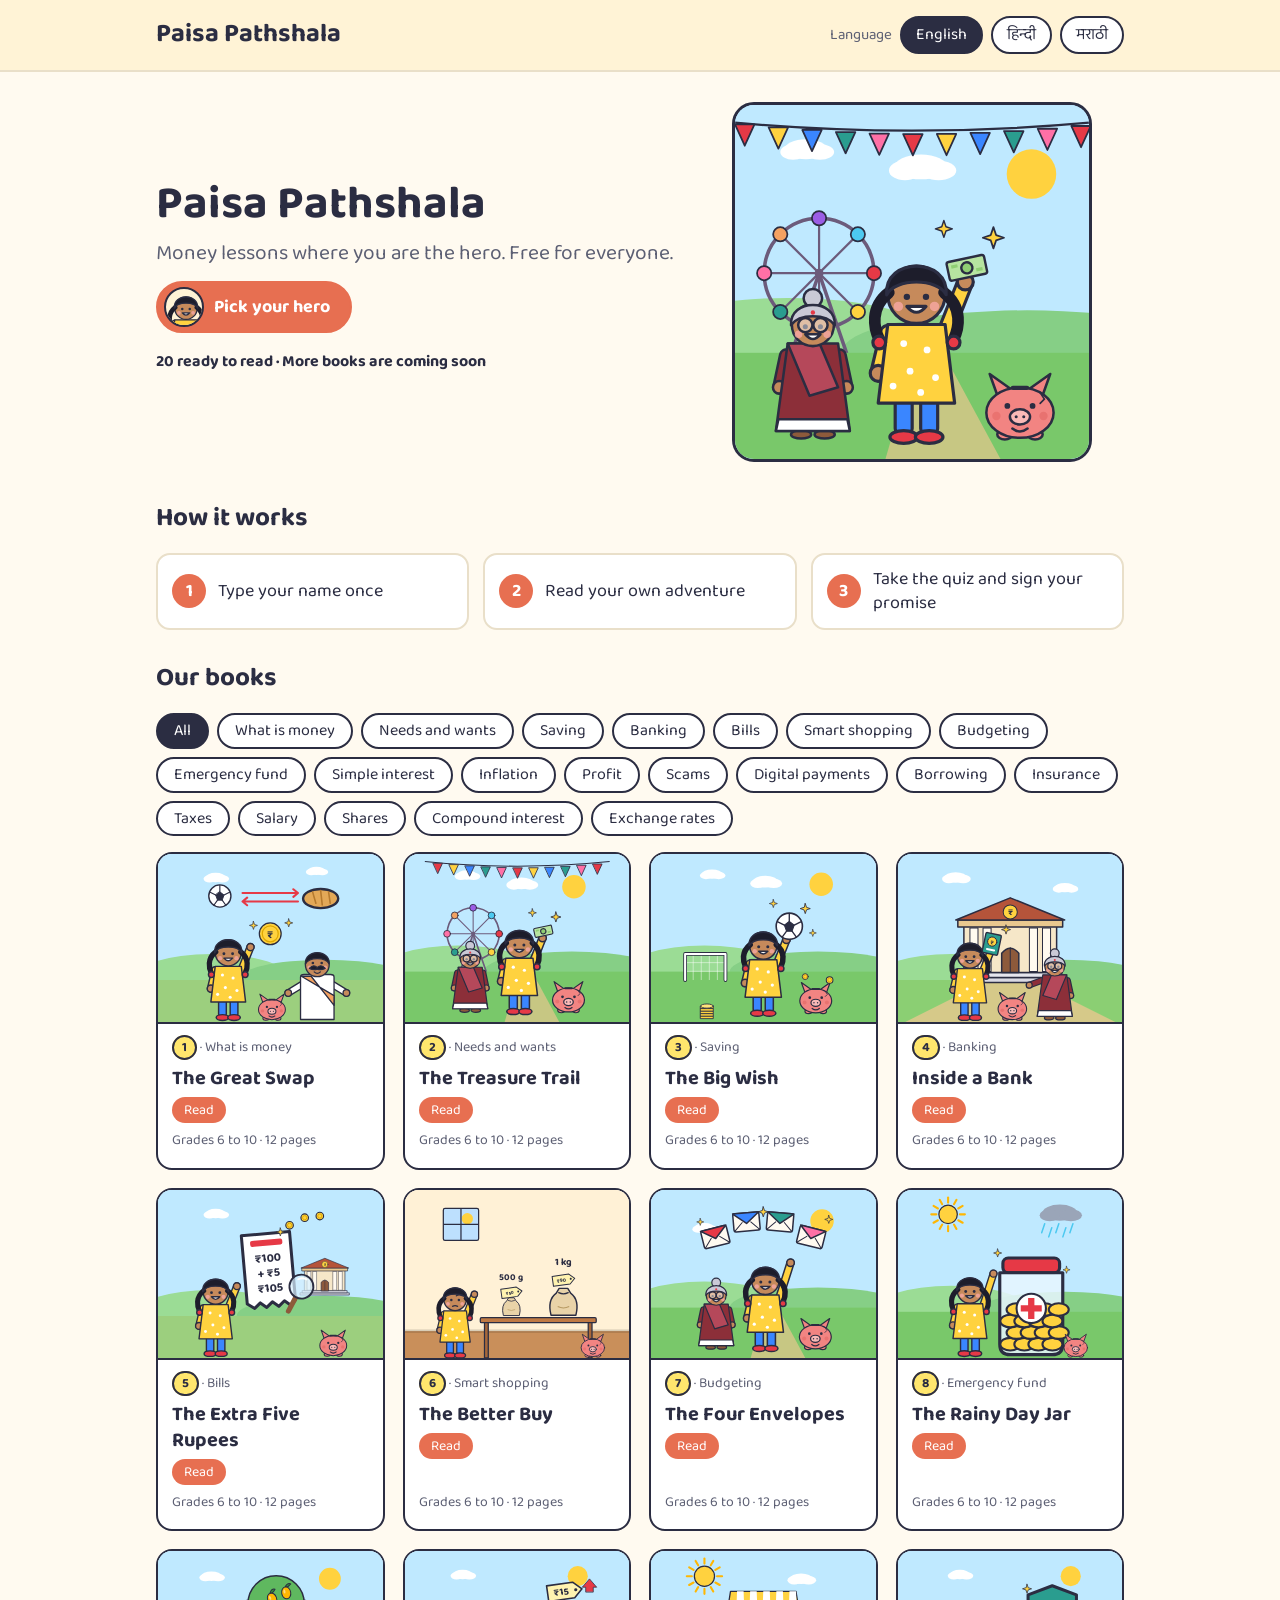
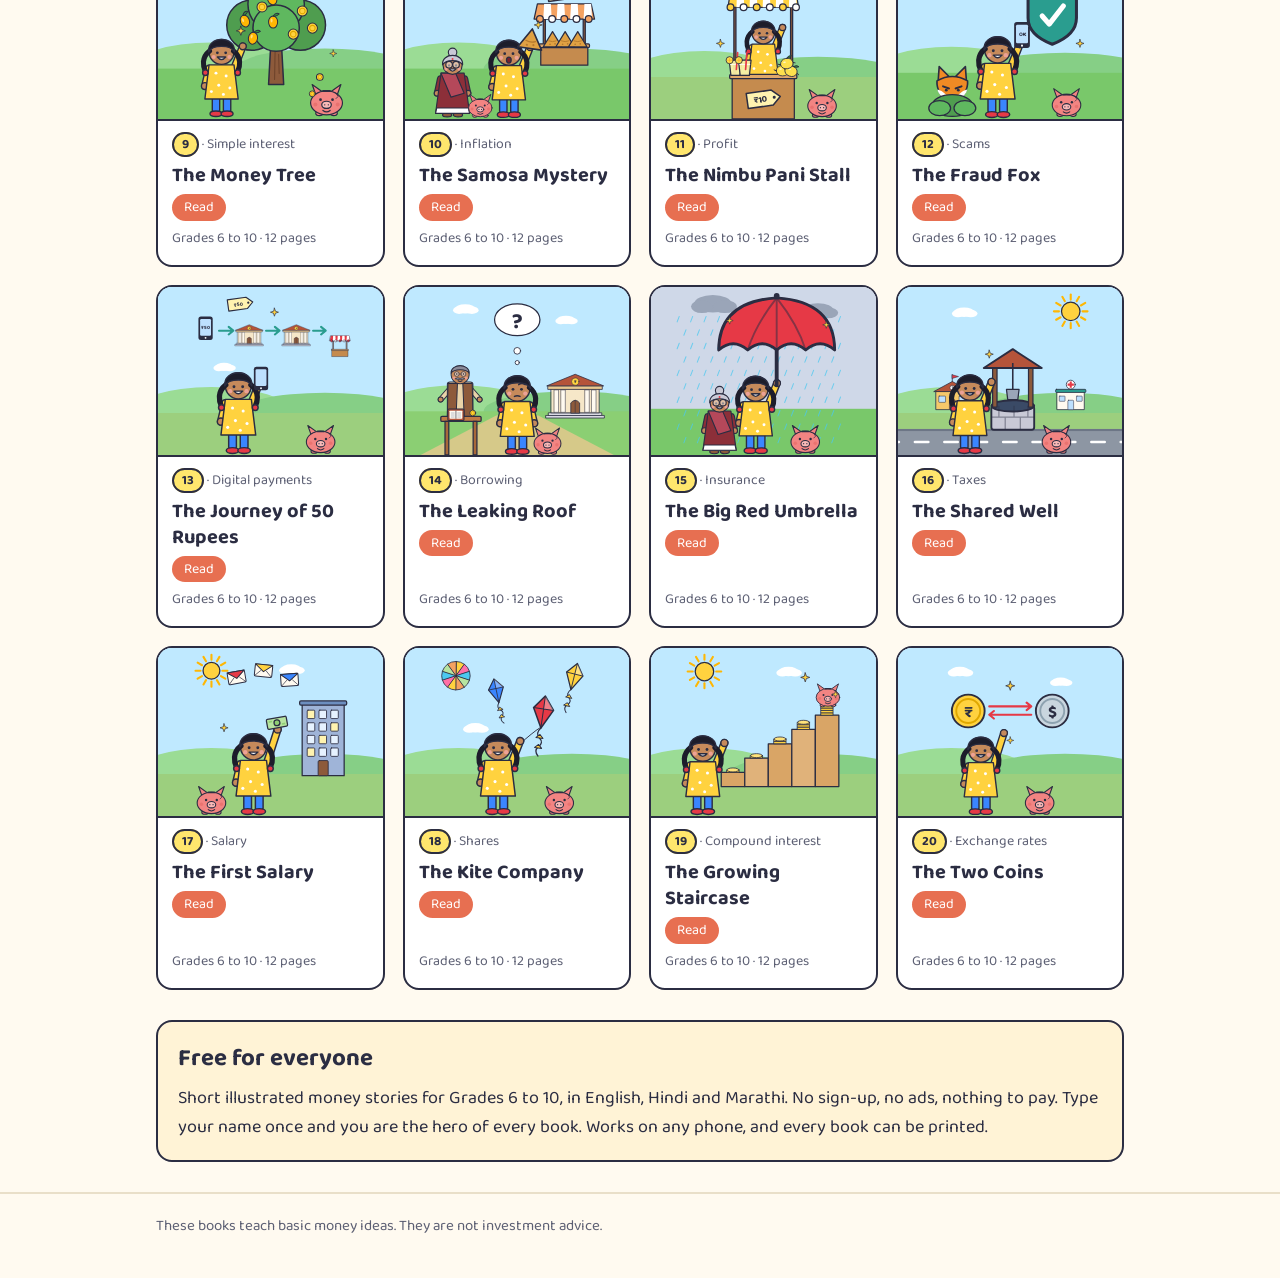
<file: index.html>
<!doctype html>
<html lang="en">
<head>
<meta charset="utf-8">
<meta name="viewport" content="width=device-width, initial-scale=1">
<title>Paisa Pathshala</title>
<meta name="description" content="Free money lessons as short illustrated story books in English, Hindi and Marathi. You are the hero of every story.">
<meta name="theme-color" content="#ffd166">
<meta property="og:type" content="website">
<meta property="og:site_name" content="Paisa Pathshala">
<meta property="og:title" content="Paisa Pathshala: money stories where you are the hero">
<meta property="og:description" content="Free illustrated money stories for Grades 6 to 10 in English, Hindi and Marathi.">
<meta property="og:image" content="https://vallouis.github.io/paisapathshala/og.png">
<meta name="twitter:card" content="summary_large_image">
<link rel="icon" href="icon.svg" type="image/svg+xml">
<link rel="apple-touch-icon" href="icon-192.png">
<link rel="manifest" href="manifest.webmanifest">
<link rel="preconnect" href="https://fonts.googleapis.com">
<link rel="stylesheet" href="https://fonts.googleapis.com/css2?family=Baloo+2:wght@400;700&family=Noto+Sans+Devanagari:wght@400;700&display=swap">
<link rel="stylesheet" href="style.css">
</head>
<body>
<header class="top" id="top"></header>
<main class="wrap">
  <section class="hero2">
    <div class="herotext">
      <h1 id="h1"></h1>
      <p id="tag"></p>
      <div id="herochip" class="chipwrap"></div>
      <p class="count" id="count"></p>
    </div>
    <div class="heroart" id="heroart" aria-hidden="true"></div>
  </section>

  <section class="how" aria-labelledby="how-t">
    <h2 class="section" id="how-t"></h2>
    <ol class="steps" id="steps"></ol>
  </section>

  <h2 class="section" id="lib"></h2>
  <div class="chips" id="chips"></div>
  <div class="grid" id="grid"></div>

  <section class="about">
    <h2 id="about-t"></h2>
    <p id="about-p"></p>
  </section>
</main>
<footer id="foot"></footer>
<script src="books.js"></script>
<script src="art.js"></script>
<script src="app.js"></script>
<script>
(function () {
  var lang = App.getLang();
  var t = UI[lang];
  App.chrome(lang);
  var $ = function (id) { return document.getElementById(id); };
  document.title = SITE.name[lang];
  $("h1").textContent = SITE.name[lang];
  $("tag").textContent = t.tagline;
  $("lib").textContent = t.library;
  $("how-t").textContent = t.howT;
  $("about-t").textContent = t.aboutT;
  $("about-p").textContent = t.aboutP;

  var ready = BOOKS.filter(function (b) { return b.status === "live"; }).length;
  $("count").textContent = t.ready.replace("{n}", ready) + " · " + t.moreSoon;

  $("steps").innerHTML = [t.s1, t.s2, t.s3].map(function (s, i) {
    return "<li><b>" + (i + 1) + "</b><span>" + App.esc(s) + "</span></li>";
  }).join("");

  var hero = App.readHero(lang);

  /* Hero picture: the first book's cover, with the reader's own look */
  function drawHeroArt() {
    var h = $("heroart");
    h.style.background = Art.sky("needs-vs-wants")[0];
    h.innerHTML = Art.scene(0, hero ? hero.g : "g", "needs-vs-wants");
  }

  /* Topic filter */
  var topics = [];
  BOOKS.forEach(function (b) { var k = b.topic[lang]; if (topics.indexOf(k) < 0) topics.push(k); });
  var current = "";
  function drawChips() {
    $("chips").innerHTML = [""].concat(topics).map(function (k) {
      return '<button type="button" data-k="' + App.esc(k) + '" aria-pressed="' + (k === current) + '">' + App.esc(k || t.all) + "</button>";
    }).join("");
    document.querySelectorAll("#chips button").forEach(function (b) {
      b.addEventListener("click", function () { current = b.getAttribute("data-k"); drawChips(); drawGrid(); });
    });
  }

  /* Cards show the reader's own name in the title and their own look on the cover */
  function drawGrid() {
    $("grid").innerHTML = BOOKS.filter(function (b) { return !current || b.topic[lang] === current; }).map(function (b) {
      var live = b.status === "live";
      var plain = (b.cardTitle && b.cardTitle[lang]) || b.title[lang].replace("{name}", "").trim();
      var title = live && hero ? App.tpl(b.title[lang], hero) : plain;
      var thumb = live
        ? '<div class="thumb art" style="background:' + Art.sky(b.slug)[0] + '" aria-hidden="true">' + Art.scene(0, hero ? hero.g : "g", b.slug) + "</div>"
        : '<div class="thumb" style="background:' + b.color + '" aria-hidden="true">✏️</div>';
      var inner = thumb +
        '<div class="body"><span class="tag"><b class="num">' + (BOOKS.indexOf(b) + 1) + "</b> · " + App.esc(b.topic[lang]) + "</span>" +
        '<span class="name">' + App.esc(title) + "</span>" +
        (live ? '<span class="pill">' + App.esc(t.read) + "</span>" : '<span class="pill grey">' + App.esc(t.soon) + "</span>") +
        '<span class="meta">' + App.esc(t.level) + " · " + App.esc(t.pages) + "</span></div>";
      return live
        ? '<a class="card" href="book.html?b=' + b.slug + "&lang=" + lang + '">' + inner + "</a>"
        : '<div class="card soon">' + inner + "</div>";
    }).join("");
  }

  App.heroChip($("herochip"), lang, function (h) { hero = h; drawHeroArt(); drawGrid(); });
  drawHeroArt(); drawChips(); drawGrid();
})();
</script>
</body>
</html>
</file>
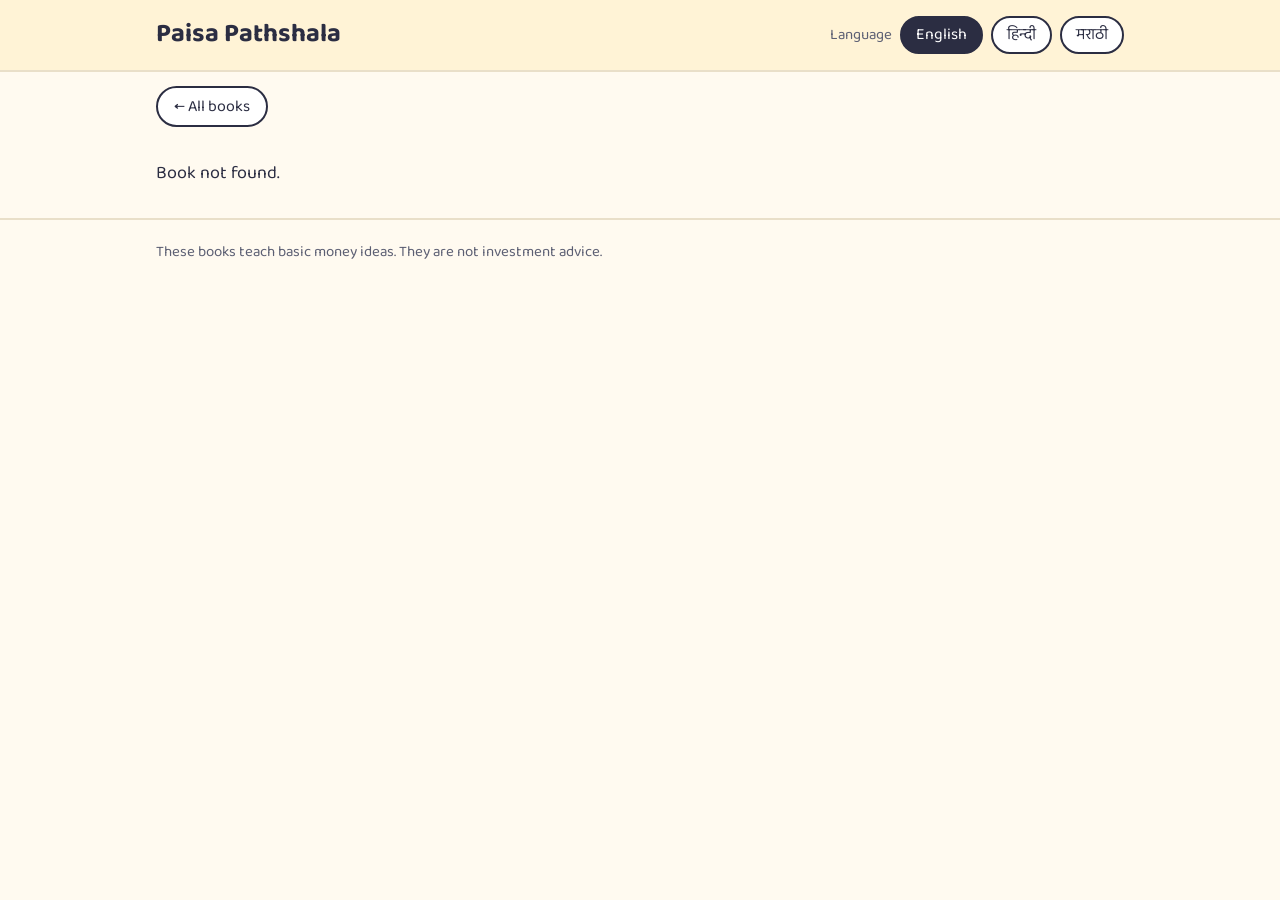
<file: book.html>
<!doctype html>
<html lang="en">
<head>
<meta charset="utf-8">
<meta name="viewport" content="width=device-width, initial-scale=1">
<title>Book</title>
<meta name="theme-color" content="#ffd166">
<meta property="og:type" content="website">
<meta property="og:site_name" content="Paisa Pathshala">
<meta property="og:title" content="A money story where you are the hero">
<meta property="og:description" content="Free illustrated money stories for Grades 6 to 10 in English, Hindi and Marathi.">
<meta property="og:image" content="https://vallouis.github.io/paisapathshala/og.png">
<meta name="twitter:card" content="summary_large_image">
<link rel="icon" href="icon.svg" type="image/svg+xml">
<link rel="apple-touch-icon" href="icon-192.png">
<link rel="manifest" href="manifest.webmanifest">
<link rel="preconnect" href="https://fonts.googleapis.com">
<link rel="stylesheet" href="https://fonts.googleapis.com/css2?family=Baloo+2:wght@400;700&family=Noto+Sans+Devanagari:wght@400;700&display=swap">
<link rel="stylesheet" href="style.css">
</head>
<body>
<header class="top" id="top"></header>
<main class="wrap">
  <div class="bookbar">
    <a class="btn" id="back" href="index.html"></a>
    <div class="btns">
      <span id="herochip"></span>
      <button type="button" class="btn" id="print" hidden></button>
      <a class="btn primary" id="wa" target="_blank" rel="noopener"></a>
    </div>
  </div>

  <section class="pg setup" id="setup" hidden>
    <h1 id="s-title"></h1>
    <p id="s-sub"></p>
    <div id="s-form"></div>
  </section>

  <div id="book"></div>
</main>
<footer id="foot"></footer>
<script src="books.js"></script>
<script src="art.js"></script>
<script src="app.js"></script>
<script>
(function () {
  var lang = App.getLang();
  var t = UI[lang];
  App.chrome(lang);
  var esc = App.esc;

  var qs = new URLSearchParams(location.search);
  var slug = qs.get("b");
  var book = null;
  BOOKS.forEach(function (b) { if (b.slug === slug && b.status === "live") book = b; });

  var $ = function (id) { return document.getElementById(id); };
  $("back").textContent = "← " + t.back;
  $("back").href = "index.html?lang=" + lang;

  if (!book) {
    $("book").innerHTML = "<p>" + esc(t.notfound) + "</p>";
    $("wa").hidden = true;
    return;
  }

  /* The share link carries no name, so a friend can enter their own. */
  var shareUrl = location.origin + location.pathname + "?b=" + book.slug + "&lang=" + lang;
  if (location.protocol === "file:") shareUrl = location.href.split("?")[0] + "?b=" + book.slug + "&lang=" + lang;
  $("wa").textContent = t.share;
  $("wa").href = "https://wa.me/?text=" + encodeURIComponent(((book.cardTitle && book.cardTitle[lang]) || book.title[lang].replace("{name}", "").trim()) + " " + shareUrl);
  $("print").textContent = t.print;
  $("print").addEventListener("click", function () { window.print(); });

  /* The hero comes from the saved choice (asked once, used by every book).
     A link can also carry ?n=Name&g=b or g to override it for one visit. */
  var hero = App.readHero(lang);
  if (qs.get("n") && (qs.get("g") === "b" || qs.get("g") === "g")) hero = { name: qs.get("n"), g: qs.get("g") };
  function tpl(s) { return App.tpl(s, hero); }
  function forgetLinkName() {
    if (!qs.get("n")) return;
    var u = new URL(location.href); u.searchParams.delete("n"); u.searchParams.delete("g");
    history.replaceState(null, "", u.toString()); qs = new URLSearchParams(location.search);
  }
  var SKY = Art.sky(book.slug);

  /* ---------- First visit only: pick a name and a look ---------- */
  function showSetup() {
    $("book").innerHTML = "";
    $("print").hidden = true;
    $("herochip").innerHTML = "";
    $("setup").hidden = false;
    document.title = (book.cardTitle ? book.cardTitle[lang] : "") + " | " + SITE.name[lang];
    $("s-title").textContent = t.heroTitle;
    $("s-sub").textContent = t.heroSub;
    var input = App.heroForm($("s-form"), lang, null, function (h) { hero = h; forgetLinkName(); showBook(); });
    input.focus();
  }

  /* ---------- The book ---------- */
  function trail(i) {
    var stops = book.stops[lang];
    return '<ol class="trail" aria-label="' + esc(t.trail) + '">' + stops.map(function (s, k) {
      return '<li class="' + (k < i ? "done" : k === i ? "now" : "") + '"><i></i><span>' + esc(s) + "</span></li>";
    }).join("") + "</ol>";
  }

  function art(n) {
    var a = document.createElement("section");
    a.className = "pg art";
    a.style.background = SKY[n];
    a.setAttribute("role", "img");
    a.setAttribute("aria-label", n ? book.scenes[n - 1] : tpl(book.title[lang]));
    a.innerHTML = Art.scene(n, hero.g, book.slug);
    return a;
  }

  function showBook() {
    $("setup").hidden = true;
    $("print").hidden = false;
    App.heroChip($("herochip"), lang, function (h) { hero = h; forgetLinkName(); showBook(); });
    var title = tpl(book.title[lang]);
    document.title = title + " | " + SITE.name[lang];
    var root = $("book");
    root.innerHTML = "";

    /* Page 1: cover, personalised */
    var cover = document.createElement("section");
    cover.className = "pg cover";
    cover.style.background = book.color;
    cover.innerHTML = '<p class="starring">' + esc(t.starring) + ": " + esc(hero.name) + "</p><h1>" + esc(title) + '</h1><p class="sub">' + esc(book.subtitle[lang]) + '</p><div class="coverart"></div><span class="pn">1</span>';
    cover.querySelector(".coverart").style.background = SKY[0];
    cover.querySelector(".coverart").innerHTML = Art.scene(0, hero.g, book.slug);
    root.appendChild(cover);

    /* Pages 2 to 9: four story spreads (text page, then picture page) */
    book.story[lang].forEach(function (text, i) {
      var s = document.createElement("div");
      s.className = "spread";
      var tp = document.createElement("section");
      tp.className = "pg text";
      tp.innerHTML = trail(i) + "<p>" + esc(tpl(text)) + '</p><span class="pn">' + (2 + i * 2) + "</span>";
      var ap = art(i + 1);
      var pn = document.createElement("span");
      pn.className = "pn"; pn.textContent = String(3 + i * 2);
      ap.appendChild(pn);
      s.appendChild(tp); s.appendChild(ap);
      root.appendChild(s);
    });

    /* Pages 10 to 12: remember, quizzes, promise */
    var r = book.recap[lang];
    function mk(tag, cls, html) { var x = document.createElement(tag); if (cls) x.className = cls; if (html) x.innerHTML = html; return x; }

    function section(title) {
      var sec = mk("div", "qsec", '<h2>' + esc(title) + '</h2><span class="score no-print"></span>');
      sec.update = function () {
        var rows = sec.querySelectorAll("[data-row]"), ok = sec.querySelectorAll('[data-row][data-state="1"]');
        sec.querySelector(".score").textContent = t.score + ": " + ok.length + "/" + rows.length;
      };
      return sec;
    }

    /* A row with several buttons, one of them correct */
    function choiceRow(labelHtml, opts, ans) {
      var row = mk("div", "crow", '<div class="clabel">' + labelHtml + '</div><div class="copts"></div><span class="mark" aria-live="polite"></span>');
      row.setAttribute("data-row", "1");
      opts.forEach(function (o) {
        var bt = mk("button", "opt"); bt.type = "button"; bt.textContent = o.t;
        bt.addEventListener("click", function () {
          var good = o.k === ans;
          row.querySelectorAll(".opt").forEach(function (x) { x.classList.remove("ok", "bad"); });
          bt.classList.add(good ? "ok" : "bad");
          row.setAttribute("data-state", good ? "1" : "0");
          row.querySelector(".mark").textContent = good ? "✓ " + t.correct : "✗ " + t.tryagain;
          row.querySelector(".mark").className = "mark " + (good ? "good" : "no");
          row.parentNode.update && row.parentNode.update();
        });
        row.querySelector(".copts").appendChild(bt);
      });
      return row;
    }

    /* Page 10: remember + fill in the blanks */
    var p10 = mk("section", "pg recap");
    p10.appendChild(mk("h2", "", esc(t.remember)));
    p10.appendChild(mk("ul", "", r.remember.map(function (x) { return "<li>" + esc(tpl(x)) + "</li>"; }).join("")));
    var fs = section(t.fillT);
    fs.appendChild(mk("p", "bank", "<b>" + esc(t.bankT) + ":</b> " + r.fill.bank.map(function (w) { return "<span>" + esc(w) + "</span>"; }).join("")));
    r.fill.items.forEach(function (it) {
      var parts = tpl(it[0]).split("@@");
      var row = mk("div", "frow");
      row.setAttribute("data-row", "1");
      var sel = mk("select"); sel.setAttribute("aria-label", t.choose);
      sel.innerHTML = '<option value="">' + esc(t.choose) + "</option>" + r.fill.bank.map(function (w) { return '<option value="' + esc(w) + '">' + esc(w) + "</option>"; }).join("");
      var mark = mk("span", "mark");
      sel.addEventListener("change", function () {
        var good = sel.value === it[1];
        sel.className = sel.value ? (good ? "ok" : "bad") : "";
        row.setAttribute("data-state", good ? "1" : "0");
        mark.textContent = !sel.value ? "" : good ? "✓" : "✗ " + t.tryagain;
        mark.className = "mark " + (good ? "good" : "no");
        fs.update();
      });
      row.appendChild(mk("span", "", esc(parts[0])));
      row.appendChild(sel);
      row.appendChild(mk("span", "bl", "__________"));
      row.appendChild(mk("span", "", esc(parts[1] || "")));
      row.appendChild(mark);
      fs.appendChild(row);
    });
    p10.appendChild(fs); fs.update();
    p10.appendChild(mk("span", "pn", "10"));
    root.appendChild(p10);

    /* Page 11: sorting quiz + true or false */
    var p11 = mk("section", "pg recap");
    var sortOpts = r.sortOpts || [{ k: "need", t: t.need }, { k: "want", t: t.want }];
    var ss = section(r.sortTitle || t.sortT);
    r.sort.forEach(function (it) {
      ss.appendChild(choiceRow((it.icon ? Art.prop(it.icon) : "") + "<span>" + esc(tpl(it.label)) + "</span>", sortOpts, it.a));
    });
    p11.appendChild(ss); ss.update();
    var ts = section(t.tfT);
    r.tf.forEach(function (it) {
      ts.appendChild(choiceRow("<span>" + esc(tpl(it.q)) + "</span>", [{ k: "t", t: t.tru }, { k: "f", t: t.fls }], it.a ? "t" : "f"));
    });
    p11.appendChild(ts); ts.update();
    p11.appendChild(mk("span", "pn", "11"));
    root.appendChild(p11);

    /* Page 12: think it through + promise + answer key (key shows on paper only) */
    var p12 = mk("section", "pg recap");
    var hs = section(t.thinkT);
    r.think.forEach(function (it) {
      hs.appendChild(choiceRow("<span>" + esc(tpl(it.q)) + "</span>", it.opts.map(function (o, i) { return { k: i, t: tpl(o) }; }), it.a));
    });
    p12.appendChild(hs); hs.update();
    p12.appendChild(mk("div", "promise", "<h2>" + esc(t.promise) + "</h2><p>" + esc(tpl(r.promise)) + '</p><p class="sig">' + esc(t.sign) + ": ____________ &nbsp; " + esc(t.date) + ": ________</p>"));
    function optText(k) { var f = sortOpts.filter(function (o) { return o.k === k; })[0]; return f ? f.t : k; }
    var key = [
      t.fillT + ": " + r.fill.items.map(function (i) { return i[1]; }).join(", "),
      (r.sortTitle || t.sortT) + " " + r.sort.map(function (i) { return optText(i.a); }).join(", "),
      t.tfT + " " + r.tf.map(function (i) { return i.a ? t.tru : t.fls; }).join(", "),
      t.thinkT + ": " + r.think.map(function (i) { return tpl(i.opts[i.a]); }).join(", ")
    ];
    p12.appendChild(mk("p", "key", "<b>" + esc(t.answers) + "</b><br>" + key.map(esc).join("<br>")));
    p12.appendChild(mk("span", "pn", "12"));
    root.appendChild(p12);
    var live = BOOKS.filter(function (b) { return b.status === "live"; });
    var idx = live.indexOf(book), next = live.length > 1 ? live[(idx + 1) % live.length] : null;
    var end = mk("div", "endcap no-print");
    if (next) {
      var nt = App.tpl((next.cardTitle && next.cardTitle[lang]) || next.title[lang], hero);
      end.innerHTML = '<p class="nextline">' + esc(t.nextBook) + '</p><a class="btn primary big" href="book.html?b=' + next.slug + "&lang=" + lang + '">' + esc(nt) + " →</a>" +
        '<p><a class="btn" href="index.html?lang=' + lang + '">' + esc(t.more) + "</a></p>";
    } else {
      end.innerHTML = '<a class="btn primary big" href="index.html?lang=' + lang + '">' + esc(t.more) + "</a>";
    }
    root.appendChild(end);
    window.scrollTo(0, 0);
  }

  if (hero) showBook(); else showSetup();
})();
</script>
</body>
</html>
</file>
<file: style.css>
:root {
  --bg: #fffaf0;
  --ink: #2b2d42;
  --muted: #5c5f73;
  --card: #ffffff;
  --line: #e9dfc9;
  --accent: #e76f51;
  --accent-ink: #ffffff;
}

* { box-sizing: border-box; }

html { -webkit-text-size-adjust: 100%; }

body {
  margin: 0;
  background: var(--bg);
  color: var(--ink);
  font-family: "Baloo 2", "Noto Sans Devanagari", "Mukta", system-ui, -apple-system, "Segoe UI", Roboto, sans-serif;
  font-size: 18px;
  line-height: 1.6;
}

a { color: inherit; }

.wrap { max-width: 1000px; margin: 0 auto; padding: 0 16px; }

header.top { border-bottom: 2px solid var(--line); background: #fff3d6; }
header.top .wrap { display: flex; flex-wrap: wrap; align-items: center; justify-content: space-between; gap: 12px; padding-top: 14px; padding-bottom: 14px; }
.brand { font-size: 26px; font-weight: 700; text-decoration: none; }

.langs { display: flex; gap: 8px; align-items: center; flex-wrap: wrap; }
.langs span { font-size: 15px; color: var(--muted); }
.langs button {
  font: inherit; font-size: 16px;
  padding: 4px 14px; border-radius: 999px;
  border: 2px solid var(--ink); background: #fff; color: var(--ink);
  cursor: pointer;
}
.langs button[aria-pressed="true"] { background: var(--ink); color: #fff; }

.hero { padding: 36px 0 12px; }
.hero h1 { margin: 0 0 6px; font-size: 38px; line-height: 1.2; }
.hero p { margin: 0; color: var(--muted); font-size: 20px; }

h2.section { font-size: 26px; margin: 28px 0 14px; }

.grid { display: grid; grid-template-columns: repeat(auto-fill, minmax(220px, 1fr)); gap: 18px; padding-bottom: 20px; }

.card {
  display: flex; flex-direction: column;
  background: var(--card); border: 2px solid var(--ink); border-radius: 16px;
  text-decoration: none; overflow: hidden;
}
.card .thumb { height: 170px; display: flex; align-items: center; justify-content: center; border-bottom: 2px solid var(--ink); font-size: 44px; overflow: hidden; }
.card .thumb.art { padding: 0; display: block; }
.card .body { padding: 12px 14px 16px; display: flex; flex-direction: column; gap: 6px; flex: 1; }
.card .tag { font-size: 14px; color: var(--muted); }
.card .tag .num { color: var(--ink); background: #ffe66d; border: 2px solid var(--ink); border-radius: 999px; padding: 0 8px; font-size: 13px; }
.card .name { font-size: 20px; font-weight: 700; line-height: 1.3; }
.card .meta { font-size: 14px; color: var(--muted); margin-top: auto; }
.card.soon { opacity: 0.75; border-style: dashed; }
.pill { display: inline-block; align-self: flex-start; padding: 2px 12px; border-radius: 999px; font-size: 14px; background: var(--accent); color: var(--accent-ink); }
.pill.grey { background: #d9d4c7; color: var(--ink); }

footer { border-top: 2px solid var(--line); margin-top: 30px; padding: 20px 0 40px; color: var(--muted); font-size: 15px; }


/* Home page refinements */
.hero2 { display: grid; grid-template-columns: 1.1fr 0.9fr; gap: 24px; align-items: center; padding: 30px 0 8px; }
.hero2 h1 { margin: 0 0 8px; font-size: 46px; line-height: 1.1; }
.hero2 p { margin: 0 0 10px; font-size: 21px; color: var(--muted); }
.hero2 .count { font-size: 16px; font-weight: 700; color: var(--ink); }
.heroart { aspect-ratio: 1 / 1; max-width: 360px; width: 100%; justify-self: center; border: 3px solid var(--ink); border-radius: 22px; overflow: hidden; }
.how { margin-top: 6px; }
.steps { list-style: none; padding: 0; margin: 0 0 6px; display: grid; grid-template-columns: repeat(3, 1fr); gap: 14px; }
.steps li { display: flex; align-items: center; gap: 12px; padding: 12px 14px; background: #fff; border: 2px solid var(--line); border-radius: 14px; font-size: 18px; line-height: 1.35; }
.steps b { flex: none; width: 34px; height: 34px; border-radius: 50%; background: var(--accent); color: #fff; display: flex; align-items: center; justify-content: center; }
.chips { display: flex; flex-wrap: wrap; gap: 8px; margin: 0 0 16px; }
.chips button { font: inherit; font-size: 16px; padding: 3px 16px; border-radius: 999px; border: 2px solid var(--ink); background: #fff; color: var(--ink); cursor: pointer; }
.chips button[aria-pressed="true"] { background: var(--ink); color: #fff; }
.about { margin: 10px 0 0; padding: 18px 20px; background: #fff3d6; border: 2px solid var(--ink); border-radius: 16px; }
.about h2 { margin: 0 0 6px; font-size: 24px; }
.about p { margin: 0; font-size: 18px; }
.endcap { text-align: center; padding: 6px 0 24px; }
.card:focus-visible, .btn:focus-visible, button:focus-visible, select:focus-visible, input:focus-visible { outline: 4px solid #3a86ff; outline-offset: 2px; }
.card { transition: none; }
@media (max-width: 700px) {
  .hero2 { grid-template-columns: 1fr; }
  .hero2 h1 { font-size: 36px; }
  .heroart { max-width: 300px; }
  .steps { grid-template-columns: 1fr; }
}

/* Book reader */
.bookbar { display: flex; flex-wrap: wrap; gap: 10px; align-items: center; justify-content: space-between; padding: 14px 0; }
.btn {
  font: inherit; font-size: 16px; text-decoration: none; cursor: pointer;
  padding: 6px 16px; border-radius: 999px; border: 2px solid var(--ink);
  background: #fff; color: var(--ink); display: inline-block;
}
.btn.primary { background: var(--accent); color: var(--accent-ink); border-color: var(--accent); }
.btns { display: flex; gap: 10px; flex-wrap: wrap; }

.pg {
  background: var(--card); border: 3px solid var(--ink); border-radius: 18px;
  padding: 22px; display: flex; flex-direction: column; justify-content: center;
  min-height: 340px; position: relative;
}
.pg .pn { position: absolute; bottom: 8px; right: 14px; font-size: 14px; color: var(--muted); }
.spread { display: grid; grid-template-columns: 1fr 1fr; gap: 16px; margin: 0 0 22px; }
.pg.text p { font-size: 22px; line-height: 1.7; margin: 0; }
.pg.art { padding: 0; overflow: hidden; background: #fff3d6; aspect-ratio: 1 / 1; min-height: 0; }
.placeholder { padding: 24px; text-align: center; color: var(--muted); font-size: 16px; }
.placeholder strong { display: block; font-size: 20px; color: var(--ink); margin-bottom: 6px; }

.pg.cover { text-align: center; margin-bottom: 22px; min-height: 420px; }
.pg.cover h1 { font-size: 40px; line-height: 1.2; margin: 10px 0 4px; }
.pg.cover .sub { font-size: 24px; margin: 0 0 14px; }
.pg.cover .coverart { margin: 10px auto 0; width: 100%; max-width: 440px; aspect-ratio: 1 / 1; border: 3px solid var(--ink); border-radius: 14px; overflow: hidden; }
.pg.cover .starring { margin: 0; font-size: 20px; font-weight: 700; }

.pg.recap { margin-bottom: 22px; justify-content: flex-start; }
.pg.recap h2 { margin: 0 0 8px; font-size: 24px; }
.pg.recap ul { margin: 0 0 18px; padding-left: 22px; font-size: 22px; }

.disclaimer { font-size: 15px; color: var(--muted); margin: 8px 0 0; }

@media (max-width: 700px) {
  body { font-size: 17px; }
  .trail span { font-size: 12px; }
  .spread { grid-template-columns: 1fr; }
  .hero h1 { font-size: 30px; }
  .pg.cover h1 { font-size: 32px; }
  .pg.text p { font-size: 20px; }
}


/* Setup screen */
.pg.setup { max-width: 560px; margin: 10px auto 30px; text-align: center; gap: 10px; align-items: stretch; }
.pg.setup h1 { margin: 0; font-size: 30px; line-height: 1.25; }
.pg.setup p { margin: 0 0 6px; color: var(--muted); }
.pg.setup label { text-align: left; font-weight: 700; display: block; }
.hf-name { font-weight: 400 !important; margin-top: 4px; }
.pg.setup input { font: inherit; font-size: 22px; padding: 8px 14px; border: 3px solid var(--ink); border-radius: 12px; width: 100%; }
.pick { display: flex; justify-content: center; gap: 16px; margin: 8px 0; }
.avatar { font: inherit; font-size: 18px; background: #fff; border: 3px solid var(--line); border-radius: 16px; padding: 8px 18px 6px; cursor: pointer; display: flex; flex-direction: column; align-items: center; color: var(--ink); }
.avatar[aria-pressed="true"] { border-color: var(--ink); background: #fff3d6; }
.btn.big { font-size: 20px; padding: 8px 20px; }
.hint { color: #b00020 !important; min-height: 1.4em; }
[hidden] { display: none !important; }

/* Journey trail */
.trail { list-style: none; margin: 0 0 18px; padding: 0; display: flex; justify-content: space-between; position: relative; }
.trail::before { content: ""; position: absolute; left: 12%; right: 12%; top: 9px; border-top: 3px dashed var(--line); }
.trail li { position: relative; flex: 1; text-align: center; font-size: 13px; color: var(--muted); }
.trail li i { display: block; width: 18px; height: 18px; margin: 0 auto 4px; border-radius: 50%; border: 3px solid var(--ink); background: #fff; position: relative; }
.trail li.done i { background: var(--ink); }
.trail li.now i { background: var(--accent); }
.trail li.now { color: var(--ink); font-weight: 700; }


/* Quizzes */
.qsec { margin: 4px 0 16px; padding: 12px 14px; border: 2px solid var(--line); border-radius: 14px; background: #fffdf7; }
.qsec h2 { display: inline-block; margin: 0 10px 8px 0 !important; font-size: 21px !important; }
.score { font-size: 15px; color: var(--muted); }
.bank { margin: 0 0 10px; font-size: 16px; }
.bank span { display: inline-block; margin: 2px 4px; padding: 1px 10px; border: 2px solid var(--ink); border-radius: 999px; background: #fff3d6; }
.frow { margin: 8px 0; font-size: 19px; line-height: 2; }
.frow select { font: inherit; font-size: 17px; margin: 0 6px; padding: 2px 6px; border: 2px solid var(--ink); border-radius: 10px; background: #fff; max-width: 150px; }
.frow select.ok { background: #d9f5d0; border-color: #2e7d32; }
.frow select.bad { background: #ffe0e0; border-color: #c62828; }
.bl { display: none; }
.mark { font-size: 15px; margin-left: 6px; font-weight: 700; }
.mark.good { color: #2e7d32; }
.mark.no { color: #c62828; }
.crow { display: flex; flex-wrap: wrap; align-items: center; gap: 8px 14px; padding: 8px 0; border-top: 1px dashed var(--line); font-size: 19px; }
.crow:first-of-type { border-top: 0; }
.clabel { display: flex; align-items: center; gap: 10px; flex: 1 1 200px; min-width: 0; }
.copts { display: flex; gap: 8px; flex-wrap: wrap; }
.opt { font: inherit; font-size: 17px; padding: 3px 16px; border: 2px solid var(--ink); border-radius: 999px; background: #fff; color: var(--ink); cursor: pointer; }
.opt.ok { background: #d9f5d0; border-color: #2e7d32; }
.opt.bad { background: #ffe0e0; border-color: #c62828; }
.key { display: none; }

/* Promise */
.promise { margin-top: 8px; padding: 14px; border: 3px dashed var(--ink); border-radius: 14px; background: #fff8e1; }
.promise h2 { margin: 0 0 4px !important; font-size: 22px !important; }
.promise p { margin: 0; font-size: 20px; }
.promise .sig { margin-top: 10px; font-size: 16px; color: var(--muted); }

/* Print: every page of the book becomes one printed page (10 in total). */
@page { size: A5 portrait; margin: 10mm; }
@media print {
  * { -webkit-print-color-adjust: exact; print-color-adjust: exact; }
  body { background: #fff; font-size: 15pt; }
  header.top, .bookbar, footer, .no-print { display: none !important; }
  .wrap { max-width: none; padding: 0; }
  .spread { display: block; margin: 0; }
  .pg { border-width: 2px; min-height: 0; height: 175mm; page-break-after: always; break-after: page; margin: 0; }
  .pg.text p { font-size: 17pt; }
  .pg.art { height: 175mm; aspect-ratio: auto; display: flex; align-items: center; }
  .pg.recap { font-size: 14pt; padding: 14px; justify-content: flex-start; }
  .qsec { border: 0; background: none; padding: 2px 0; margin: 0 0 6px; }
  .qsec h2 { font-size: 16pt !important; margin-bottom: 6px !important; }
  .bank { font-size: 12.5pt; margin-bottom: 8px; }
  .bank span { padding: 0 9px; }
  .frow { font-size: 14pt; margin: 6px 0; line-height: 1.8; }
  .frow select, .mark, .score { display: none !important; }
  .bl { display: inline !important; }
  .crow { font-size: 14pt; padding: 7px 0; gap: 2px 12px; }
  .crow svg { width: 40px !important; height: 40px !important; }
  .opt { border: 0 !important; background: none !important; padding: 0 7px; font-size: 14pt; color: inherit; }
  .opt::before { content: "\25CB  "; }
  .key { display: block !important; margin: 10px 0 0; font-size: 10.5pt; color: #555; line-height: 1.5; }
  .pg.recap h2 { font-size: 16pt; }
  .pg.recap ul { font-size: 14pt; margin-bottom: 12px; }
    .promise { padding: 12px; margin-top: 8px; }
  .promise h2 { font-size: 16pt !important; }
  .promise p { font-size: 14pt; }
  .pg.cover .coverart { max-width: 100%; }
  .trail li { font-size: 9pt; }
  .pg.cover, .pg.recap { margin: 0; }
      }

/* Your hero: a small button everywhere, and a pop-up to change it */
.chipwrap { margin: 4px 0 12px; }
.herochip { font: inherit; display: inline-flex; align-items: center; gap: 10px; padding: 4px 16px 4px 6px; border: 2px solid var(--ink); border-radius: 999px; background: #fff; color: var(--ink); cursor: pointer; text-align: left; }
.herochip .face { width: 40px; height: 40px; border-radius: 50%; overflow: hidden; background: #fff3d6; border: 2px solid var(--ink); flex: none; }
.herochip .who { display: flex; flex-direction: column; line-height: 1.15; }
.herochip .who small { font-size: 12px; color: var(--muted); }
.herochip .who b { font-size: 18px; max-width: 150px; overflow: hidden; text-overflow: ellipsis; white-space: nowrap; }
.herochip .edit { font-size: 14px; color: var(--accent); font-weight: 700; margin-left: 4px; }
.herochip .edit::before { content: "\270E "; }
.herochip.empty { background: var(--accent); border-color: var(--accent); color: #fff; padding-right: 20px; }
.herochip.empty .who b { max-width: none; font-size: 18px; }
.bookbar .herochip { padding: 2px 12px 2px 4px; }
.bookbar .herochip .face { width: 34px; height: 34px; }
.bookbar .herochip .face svg { width: 34px !important; height: 34px !important; }
.overlay { position: fixed; inset: 0; background: rgba(43, 45, 66, 0.55); display: flex; align-items: center; justify-content: center; padding: 16px; z-index: 50; overflow-y: auto; }
.modal { position: relative; background: #fff; border: 3px solid var(--ink); border-radius: 18px; padding: 22px 22px 18px; width: 100%; max-width: 440px; text-align: center; margin: auto; }
.modal h2 { margin: 0 24px 8px; font-size: 24px; line-height: 1.25; }
.modal .x { position: absolute; top: 8px; right: 10px; width: 36px; height: 36px; border: 2px solid var(--ink); border-radius: 50%; background: #fff; font: inherit; font-size: 22px; line-height: 1; cursor: pointer; color: var(--ink); }
.modal label, .pg.setup label { display: block; text-align: left; font-weight: 700; }
.modal input { font: inherit; font-size: 22px; padding: 8px 14px; border: 3px solid var(--ink); border-radius: 12px; width: 100%; margin-top: 4px; }
.modal .btn.big, .pg.setup .btn.big { width: 100%; margin-top: 4px; }
.linkbtn { font: inherit; font-size: 16px; background: none; border: 0; color: var(--muted); text-decoration: underline; cursor: pointer; padding: 6px 4px; }
.fine { font-size: 14px; color: var(--muted); margin: 6px 0 0 !important; line-height: 1.4; }
body.noscroll { overflow: hidden; }
.nextline { margin: 0 0 6px; color: var(--muted); font-size: 16px; }
.endcap .btn.big { max-width: 100%; white-space: normal; }
.endcap p { margin: 0 0 10px; }
.endcap { padding-top: 14px; }
@media (max-width: 700px) {
  .herochip .who b { max-width: 110px; }
  .card .thumb { height: 150px; }
}
@media print {
  .overlay, .herochip { display: none !important; }
  /* Tighter quiz pages so every book stays at 12 printed pages, in any language */
  .pg.recap { font-size: 12.5pt; padding: 12px; }
  .pg.recap ul { font-size: 13pt; margin-bottom: 8px; }
  .pg.recap ul li { line-height: 1.45; }
  .qsec { margin: 0 0 4px; }
  .qsec h2 { font-size: 14.5pt !important; margin-bottom: 3px !important; }
  .frow { font-size: 12.5pt; margin: 3px 0; line-height: 1.7; }
  .bank { font-size: 11.5pt; margin-bottom: 4px; }
  .crow { font-size: 12.5pt; padding: 3px 0; gap: 0 10px; line-height: 1.35; }
  .crow svg { width: 30px !important; height: 30px !important; }
  .clabel { flex: 1 1 150px; gap: 8px; }
  .opt { font-size: 12.5pt; padding: 0 5px; }
  .promise { padding: 8px 10px; margin-top: 4px; }
  .promise h2 { font-size: 14pt !important; }
  .promise p { font-size: 12.5pt; }
  .promise .sig { margin-top: 6px; font-size: 11pt; }
  .key { font-size: 9pt; line-height: 1.35; margin-top: 6px; }
}
</file>
